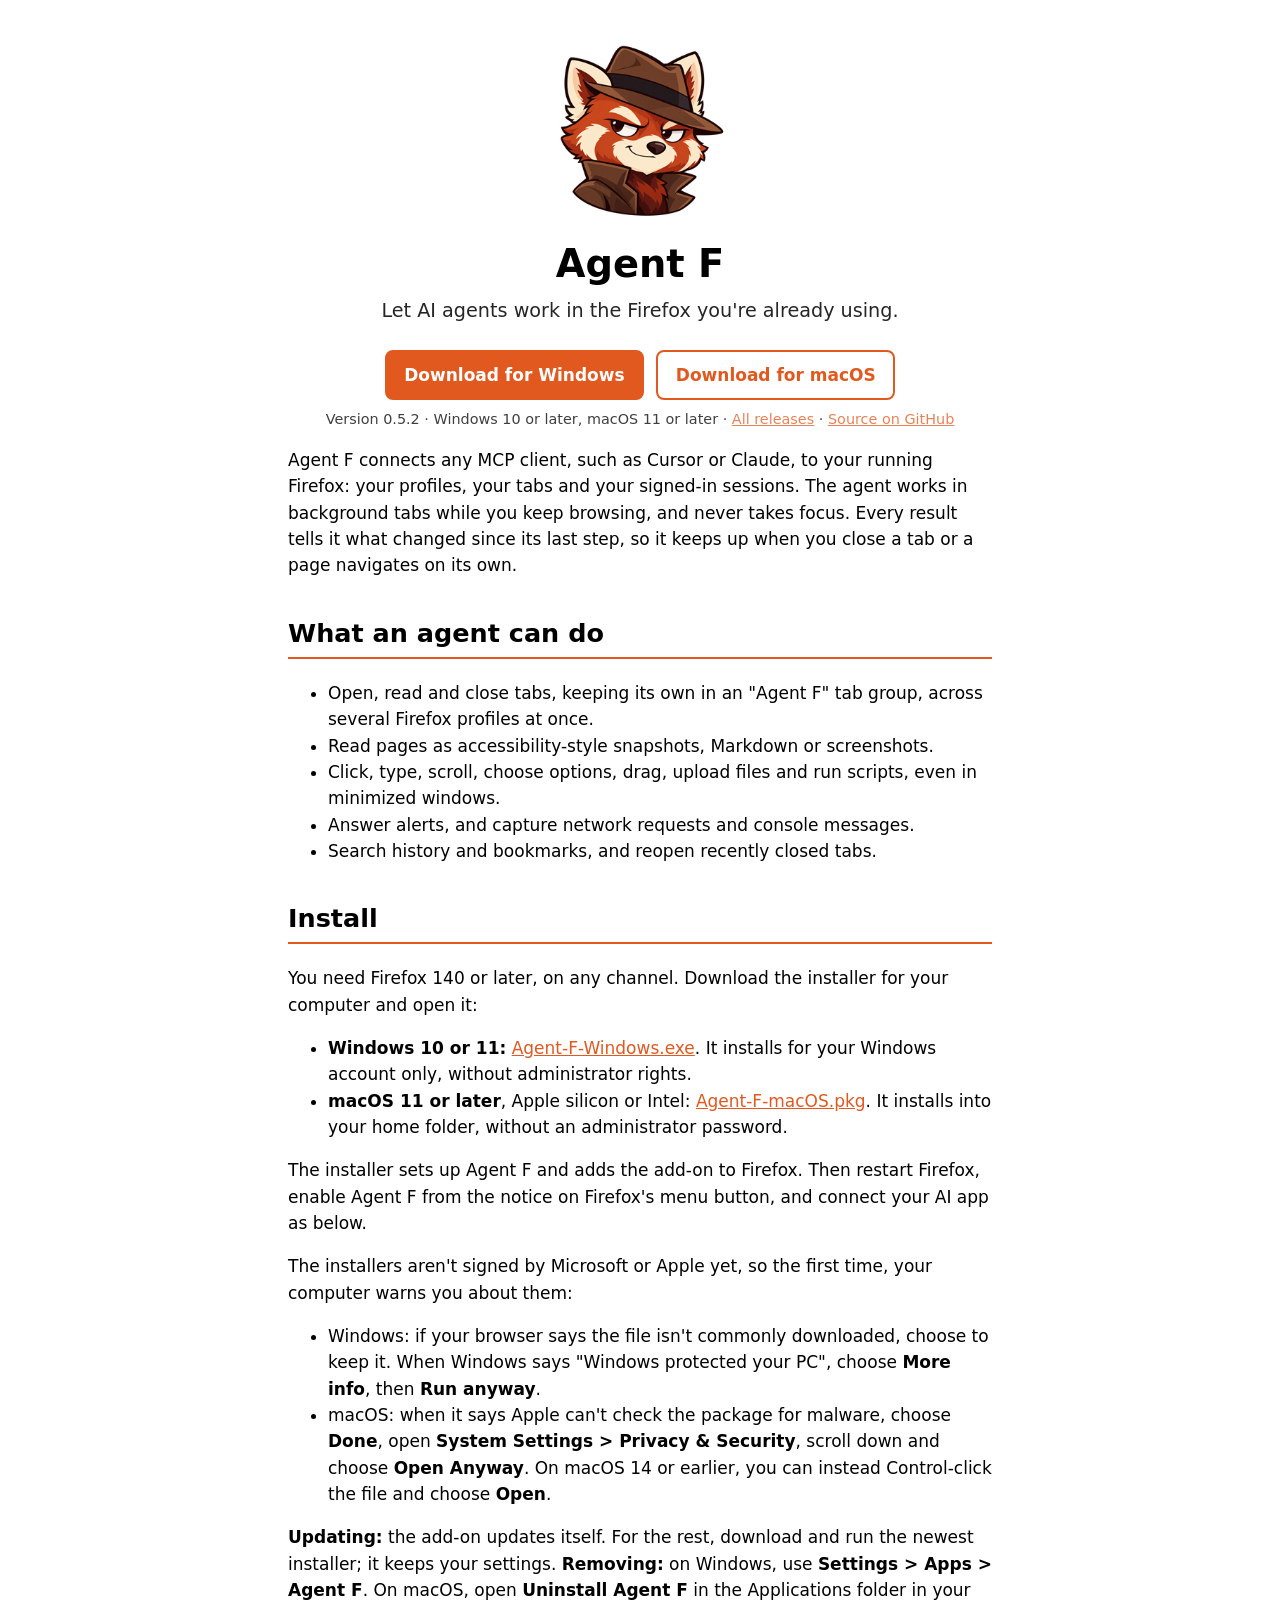
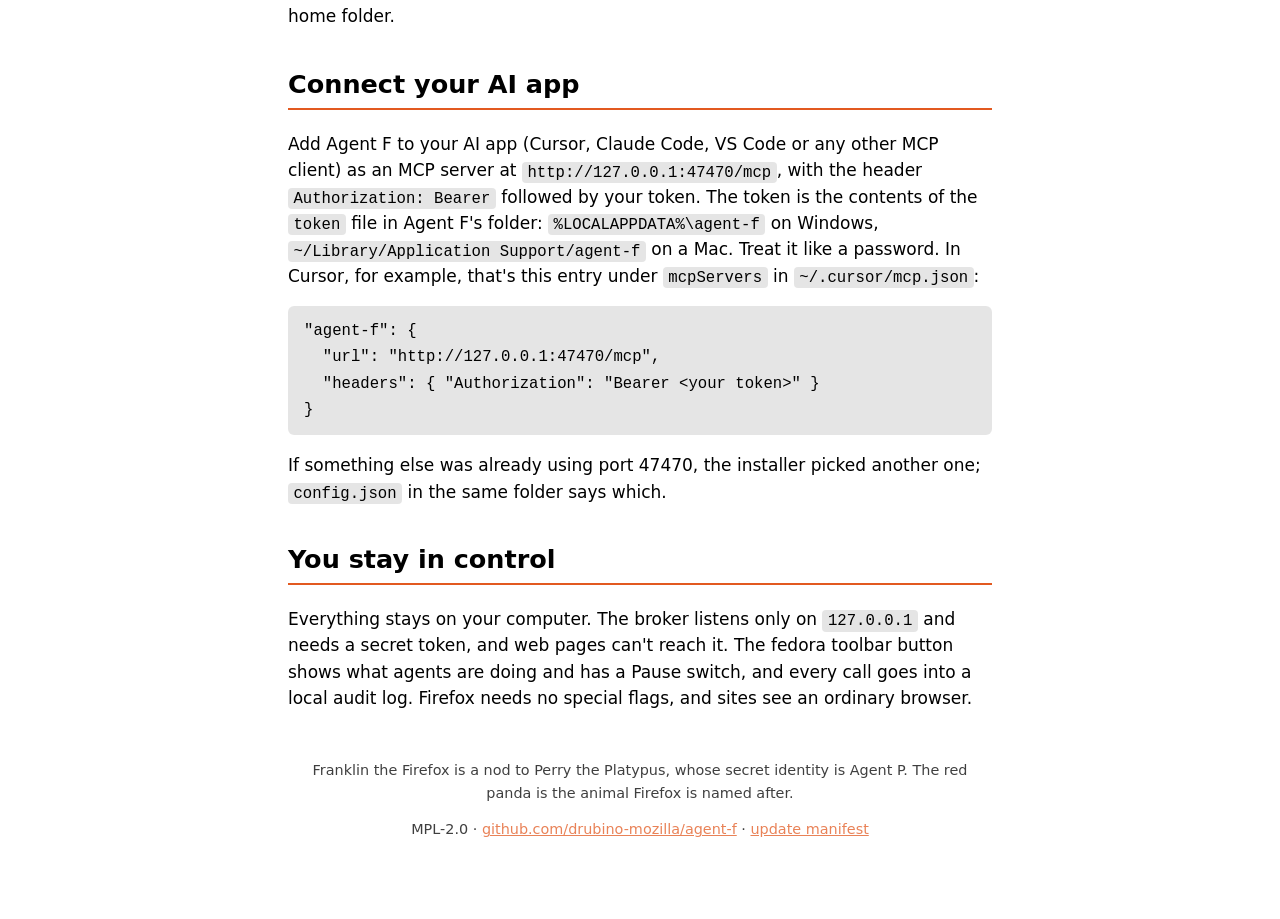
<file: docs/index.html>
﻿<!doctype html>
<html lang="en">
<head>
<meta charset="utf-8">
<meta name="viewport" content="width=device-width, initial-scale=1">
<title>Agent F: let AI agents work in your running Firefox</title>
<meta name="description" content="Agent F lets an AI agent work in the Firefox you're already using: your tabs and signed-in sessions, in the background, while you keep browsing.">
<meta property="og:title" content="Agent F">
<meta property="og:description" content="Let AI agents work in your running Firefox, in the background, while you keep browsing.">
<meta property="og:image" content="https://drubino-mozilla.github.io/agent-f/social-preview.png">
<meta property="og:image:width" content="1280">
<meta property="og:image:height" content="640">
<link rel="icon" href="favicon.svg" type="image/svg+xml">
<link rel="icon" href="favicon.png" type="image/png" sizes="64x64">
<style>
  :root { color-scheme: light dark; --accent: #e25920; }
  body { font: 17px/1.55 system-ui, sans-serif; max-width: 44rem; margin: 0 auto; padding: 2.5rem 1.25rem 4rem; }
  header { text-align: center; }
  header img { width: 180px; height: 180px; }
  h1 { font-size: 2.4rem; margin: .4rem 0 .2rem; }
  .tagline { font-size: 1.2rem; opacity: .85; margin-top: 0; }
  h2 { margin-top: 2.2rem; border-bottom: 2px solid var(--accent); padding-bottom: .2rem; }
  a { color: var(--accent); }
  code { font: .92em ui-monospace, monospace; background: color-mix(in srgb, currentColor 10%, transparent); padding: .1em .35em; border-radius: 4px; }
  .buttons { display: flex; gap: .75rem; justify-content: center; flex-wrap: wrap; margin: 1.5rem 0 .5rem; }
  .buttons a { text-decoration: none; padding: .6rem 1.1rem; border-radius: 8px; border: 2px solid var(--accent); font-weight: 600; }
  .buttons a.primary { background: var(--accent); color: white; }
  pre { background: color-mix(in srgb, currentColor 10%, transparent); padding: .75rem 1rem; border-radius: 6px; overflow-x: auto; }
  pre code { background: none; padding: 0; }
  .fineprint { text-align: center; font-size: .9rem; opacity: .75; margin: .3rem 0 0; }
  footer { margin-top: 3rem; font-size: .9rem; opacity: .75; text-align: center; }
</style>
</head>
<body>
<header>
  <img src="red-panda-256.png" alt="Franklin the Firefox, a red panda in a fedora">
  <h1>Agent F</h1>
  <p class="tagline">Let AI agents work in the Firefox you're already using.</p>
  <div class="buttons" id="downloads">
    <a class="primary" id="windows" href="https://github.com/drubino-mozilla/agent-f/releases/latest/download/Agent-F-Windows.exe">Download for Windows</a>
    <a id="macos" href="https://github.com/drubino-mozilla/agent-f/releases/latest/download/Agent-F-macOS.pkg">Download for macOS</a>
  </div>
  <p class="fineprint"><span id="version"></span>Windows 10 or later, macOS 11 or later &middot; <a href="https://github.com/drubino-mozilla/agent-f/releases">All releases</a> &middot; <a href="https://github.com/drubino-mozilla/agent-f">Source on GitHub</a></p>
</header>

<p>Agent F connects any MCP client, such as Cursor or Claude, to your running Firefox: your profiles, your tabs and your signed-in sessions. The agent works in background tabs while you keep browsing, and never takes focus. Every result tells it what changed since its last step, so it keeps up when you close a tab or a page navigates on its own.</p>

<h2>What an agent can do</h2>
<ul>
  <li>Open, read and close tabs, keeping its own in an "Agent F" tab group, across several Firefox profiles at once.</li>
  <li>Read pages as accessibility-style snapshots, Markdown or screenshots.</li>
  <li>Click, type, scroll, choose options, drag, upload files and run scripts, even in minimized windows.</li>
  <li>Answer alerts, and capture network requests and console messages.</li>
  <li>Search history and bookmarks, and reopen recently closed tabs.</li>
</ul>

<h2>Install</h2>
<p>You need Firefox 140 or later, on any channel. Download the installer for your computer and open it:</p>
<ul>
  <li><strong>Windows 10 or 11:</strong> <a href="https://github.com/drubino-mozilla/agent-f/releases/latest/download/Agent-F-Windows.exe">Agent-F-Windows.exe</a>. It installs for your Windows account only, without administrator rights.</li>
  <li><strong>macOS 11 or later</strong>, Apple silicon or Intel: <a href="https://github.com/drubino-mozilla/agent-f/releases/latest/download/Agent-F-macOS.pkg">Agent-F-macOS.pkg</a>. It installs into your home folder, without an administrator password.</li>
</ul>
<p>The installer sets up Agent F and adds the add-on to Firefox. Then restart Firefox, enable Agent F from the notice on Firefox's menu button, and connect your AI app as below.</p>
<p>The installers aren't signed by Microsoft or Apple yet, so the first time, your computer warns you about them:</p>
<ul>
  <li>Windows: if your browser says the file isn't commonly downloaded, choose to keep it. When Windows says "Windows protected your PC", choose <strong>More info</strong>, then <strong>Run anyway</strong>.</li>
  <li>macOS: when it says Apple can't check the package for malware, choose <strong>Done</strong>, open <strong>System Settings &gt; Privacy &amp; Security</strong>, scroll down and choose <strong>Open Anyway</strong>. On macOS 14 or earlier, you can instead Control-click the file and choose <strong>Open</strong>.</li>
</ul>
<p><strong>Updating:</strong> the add-on updates itself. For the rest, download and run the newest installer; it keeps your settings. <strong>Removing:</strong> on Windows, use <strong>Settings &gt; Apps &gt; Agent F</strong>. On macOS, open <strong>Uninstall Agent F</strong> in the Applications folder in your home folder.</p>

<h2 id="connect">Connect your AI app</h2>
<p>Add Agent F to your AI app (Cursor, Claude Code, VS Code or any other MCP client) as an MCP server at <code>http://127.0.0.1:47470/mcp</code>, with the header <code>Authorization: Bearer</code> followed by your token. The token is the contents of the <code>token</code> file in Agent F's folder: <code>%LOCALAPPDATA%\agent-f</code> on Windows, <code>~/Library/Application Support/agent-f</code> on a Mac. Treat it like a password. In Cursor, for example, that's this entry under <code>mcpServers</code> in <code>~/.cursor/mcp.json</code>:</p>
<pre><code>"agent-f": {
  "url": "http://127.0.0.1:47470/mcp",
  "headers": { "Authorization": "Bearer &lt;your token&gt;" }
}</code></pre>
<p>If something else was already using port 47470, the installer picked another one; <code>config.json</code> in the same folder says which.</p>

<h2>You stay in control</h2>
<p>Everything stays on your computer. The broker listens only on <code>127.0.0.1</code> and needs a secret token, and web pages can't reach it. The fedora toolbar button shows what agents are doing and has a Pause switch, and every call goes into a local audit log. Firefox needs no special flags, and sites see an ordinary browser.</p>

<footer>
  <p>Franklin the Firefox is a nod to Perry the Platypus, whose secret identity is Agent P. The red panda is the animal Firefox is named after.</p>
  <p>MPL-2.0 &middot; <a href="https://github.com/drubino-mozilla/agent-f">github.com/drubino-mozilla/agent-f</a> &middot; <a href="updates.json">update manifest</a></p>
</footer>
<script>
  const mac = navigator.userAgentData ? navigator.userAgentData.platform === "macOS" : /Mac/.test(navigator.platform);
  if (mac) {
    document.getElementById("windows").classList.remove("primary");
    document.getElementById("macos").classList.add("primary");
    document.getElementById("downloads").prepend(document.getElementById("macos"));
  }
  fetch("updates.json").then(r => r.json()).then(manifest => {
    const versions = Object.values(manifest.addons)[0].updates.map(u => u.version);
    const newest = versions.sort((a, b) => a.localeCompare(b, undefined, { numeric: true })).pop();
    document.getElementById("version").textContent = `Version ${newest} \u00b7 `;
  }).catch(() => {});
</script>
</body>
</html>
</file>
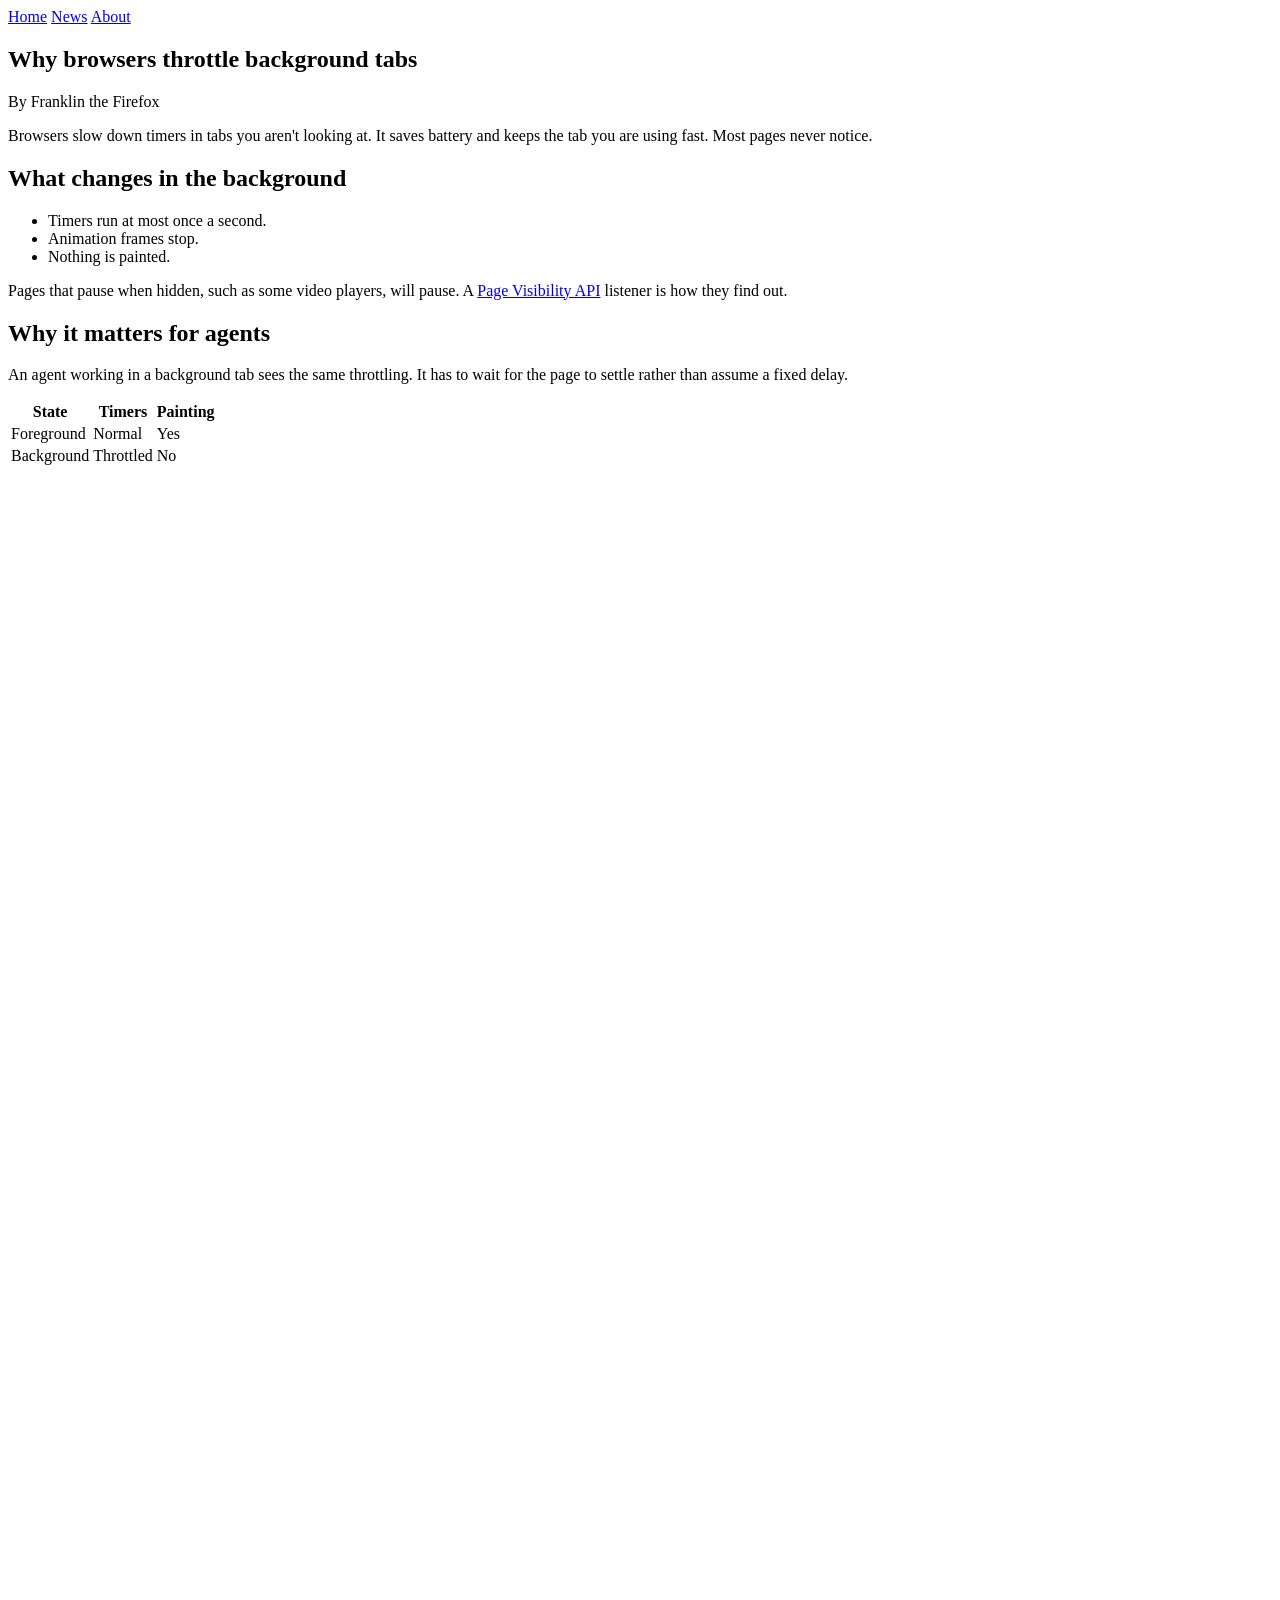
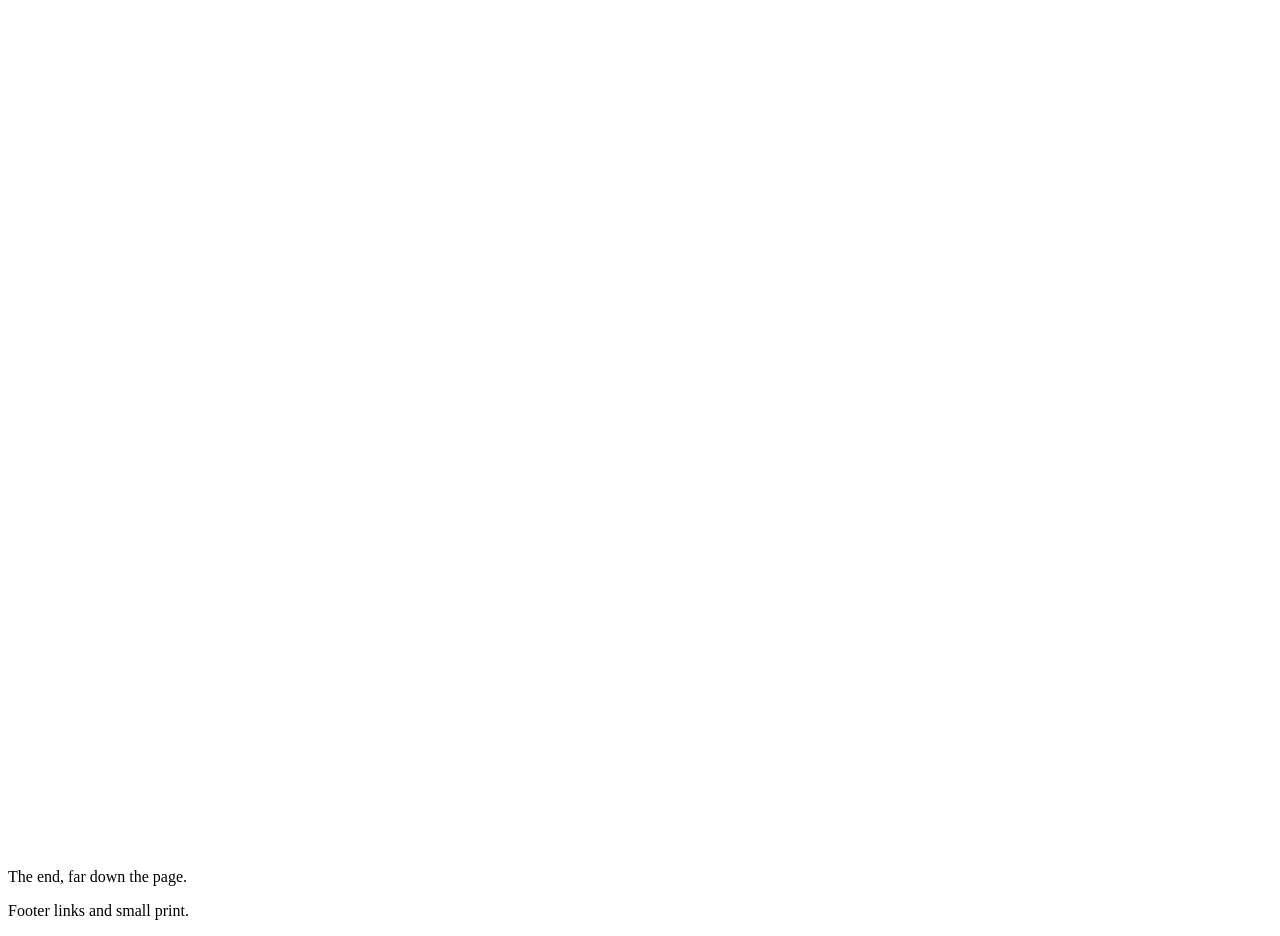
<file: testpages/article.html>
<!DOCTYPE html>
<html lang="en">
<head>
<meta charset="utf-8">
<title>Agent F fixture: a long article</title>
</head>
<body>
<nav><a href="#">Home</a> <a href="#">News</a> <a href="#">About</a></nav>
<article>
  <h1>Why browsers throttle background tabs</h1>
  <p class="byline">By Franklin the Firefox</p>
  <p>Browsers slow down timers in tabs you aren't looking at. It saves battery and keeps the tab you are using fast. Most pages never notice.</p>
  <h2>What changes in the background</h2>
  <ul>
    <li>Timers run at most once a second.</li>
    <li>Animation frames stop.</li>
    <li>Nothing is painted.</li>
  </ul>
  <p>Pages that pause when hidden, such as some video players, will pause. A <a href="https://developer.mozilla.org/docs/Web/API/Page_Visibility_API">Page Visibility API</a> listener is how they find out.</p>
  <h2>Why it matters for agents</h2>
  <p>An agent working in a background tab sees the same throttling. It has to wait for the page to settle rather than assume a fixed delay.</p>
  <table>
    <tr><th>State</th><th>Timers</th><th>Painting</th></tr>
    <tr><td>Foreground</td><td>Normal</td><td>Yes</td></tr>
    <tr><td>Background</td><td>Throttled</td><td>No</td></tr>
  </table>
  <p style="margin-top:2000px">The end, far down the page.</p>
</article>
<footer><p>Footer links and small print.</p></footer>
</body>
</html>
</file>
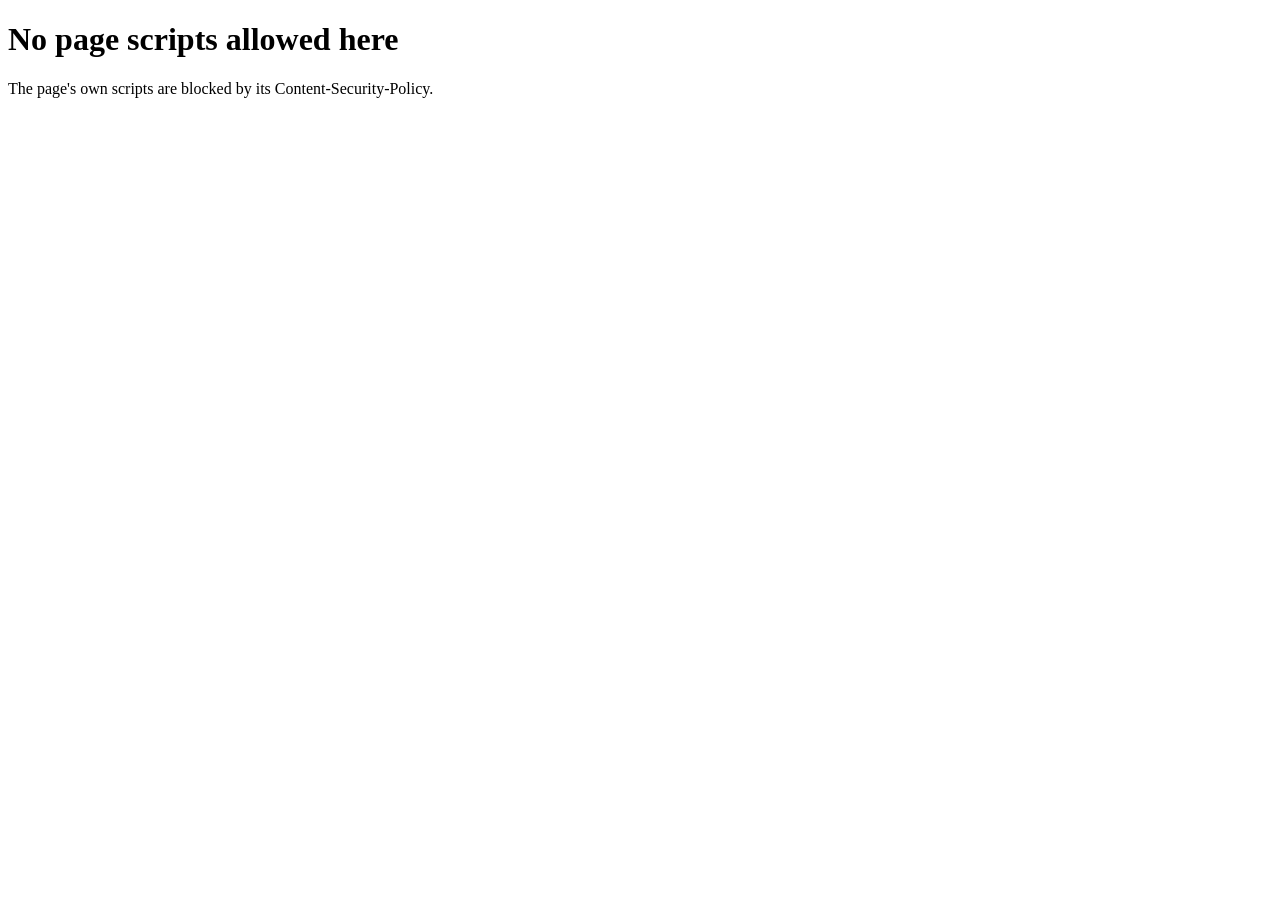
<file: testpages/csp.html>
<!DOCTYPE html>
<html lang="en">
<head>
<meta charset="utf-8">
<meta http-equiv="Content-Security-Policy" content="script-src 'none'; object-src 'none'">
<title>Agent F fixture: strict security policy</title>
</head>
<body>
<h1>No page scripts allowed here</h1>
<p data-secret="42">The page's own scripts are blocked by its Content-Security-Policy.</p>
</body>
</html>
</file>
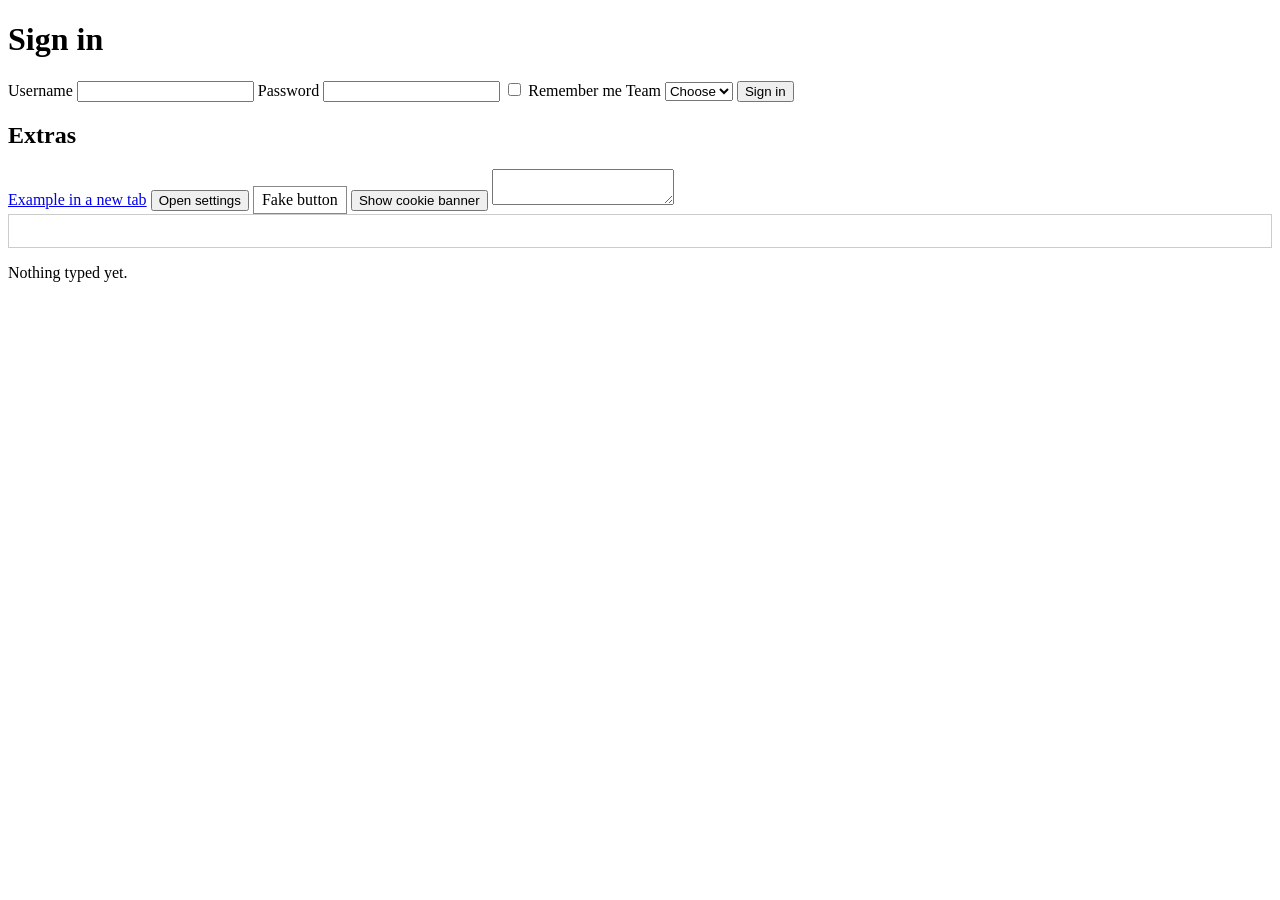
<file: testpages/form.html>
<!DOCTYPE html>
<html lang="en">
<head>
<meta charset="utf-8">
<title>Agent F fixture: form</title>
<style>
  #banner { position: fixed; inset: 0; background: rgba(0, 0, 0, 0.6); color: #fff; padding: 20px; display: none; }
  #banner.shown { display: block; }
  .fake-button { cursor: pointer; display: inline-block; padding: 4px 8px; border: 1px solid #888; }
</style>
</head>
<body>
<header><h1>Sign in</h1></header>
<main>
  <form id="login" action="form.html" method="get">
    <label>Username <input name="user" autocomplete="username"></label>
    <label>Password <input name="pass" type="password" autocomplete="current-password"></label>
    <label><input type="checkbox" name="remember"> Remember me</label>
    <label>Team
      <select name="team">
        <option value="">Choose</option>
        <option value="growth">Growth</option>
        <option value="search">Search</option>
      </select>
    </label>
    <button type="submit">Sign in</button>
  </form>

  <section aria-label="Extras">
    <h2>Extras</h2>
    <a href="https://example.com/" target="_blank">Example in a new tab</a>
    <button id="open-modal" type="button">Open settings</button>
    <span class="fake-button" id="fake" onclick="this.textContent = 'Clicked ' + (++window.fakeClicks)">Fake button</span>
    <button id="show-banner" type="button" onclick="document.getElementById('banner').classList.add('shown')">Show cookie banner</button>
    <textarea aria-label="Notes"></textarea>
    <div contenteditable="true" aria-label="Rich editor" style="border:1px solid #ccc;min-height:2em"></div>
    <p id="log">Nothing typed yet.</p>
  </section>
</main>
<div id="banner"><p>We use cookies.</p><button onclick="this.parentNode.classList.remove('shown')">Accept</button></div>
<script>
  window.fakeClicks = 0;
  document.querySelector("textarea").addEventListener("input", e => {
    document.getElementById("log").textContent = "Notes: " + e.target.value;
  });
  document.getElementById("open-modal").addEventListener("click", () => {
    const d = document.createElement("div");
    d.setAttribute("role", "dialog");
    d.setAttribute("aria-label", "Settings");
    d.innerHTML = '<p>Settings</p><button onclick="this.parentNode.remove()">Close settings</button>';
    document.body.append(d);
  });
</script>
</body>
</html>
</file>
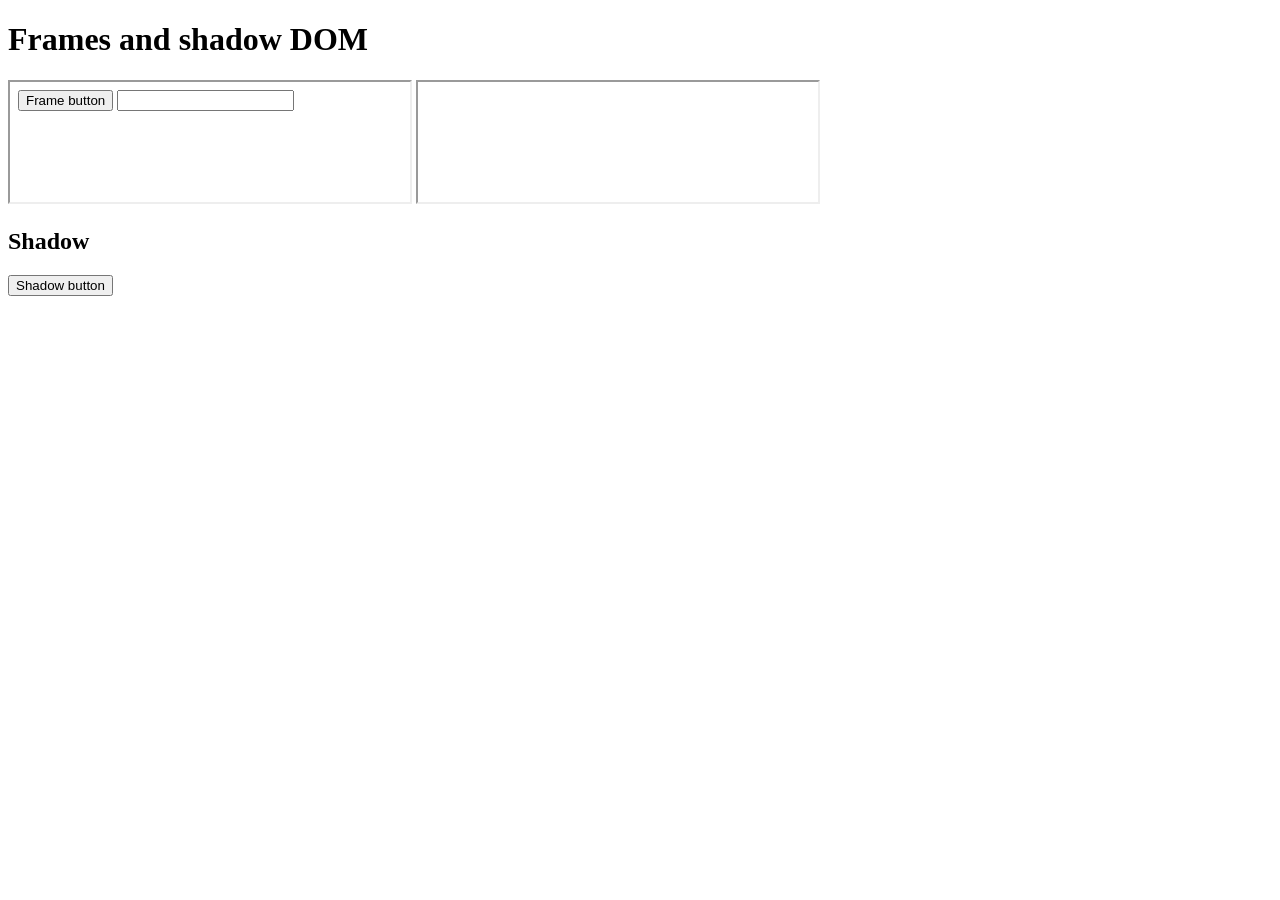
<file: testpages/frames.html>
<!DOCTYPE html>
<html lang="en">
<head>
<meta charset="utf-8">
<title>Agent F fixture: frames and shadow DOM</title>
</head>
<body>
<h1>Frames and shadow DOM</h1>
<iframe title="Same-origin frame" src="frame-child.html" width="400" height="120"></iframe>
<iframe id="cross" title="Cross-origin frame" width="400" height="120"></iframe>
<h2>Shadow</h2>
<closed-widget></closed-widget>
<script>
  // The fixture server also listens on the next port, which is a different origin.
  document.getElementById("cross").src = `${location.protocol}//${location.hostname}:${Number(location.port) + 1}/frame-child.html`;
  customElements.define("closed-widget", class extends HTMLElement {
    constructor() {
      super();
      const root = this.attachShadow({ mode: "closed" });
      root.innerHTML = '<button onclick="this.textContent = \'Shadow clicked\'">Shadow button</button>';
    }
  });
</script>
</body>
</html>
</file>
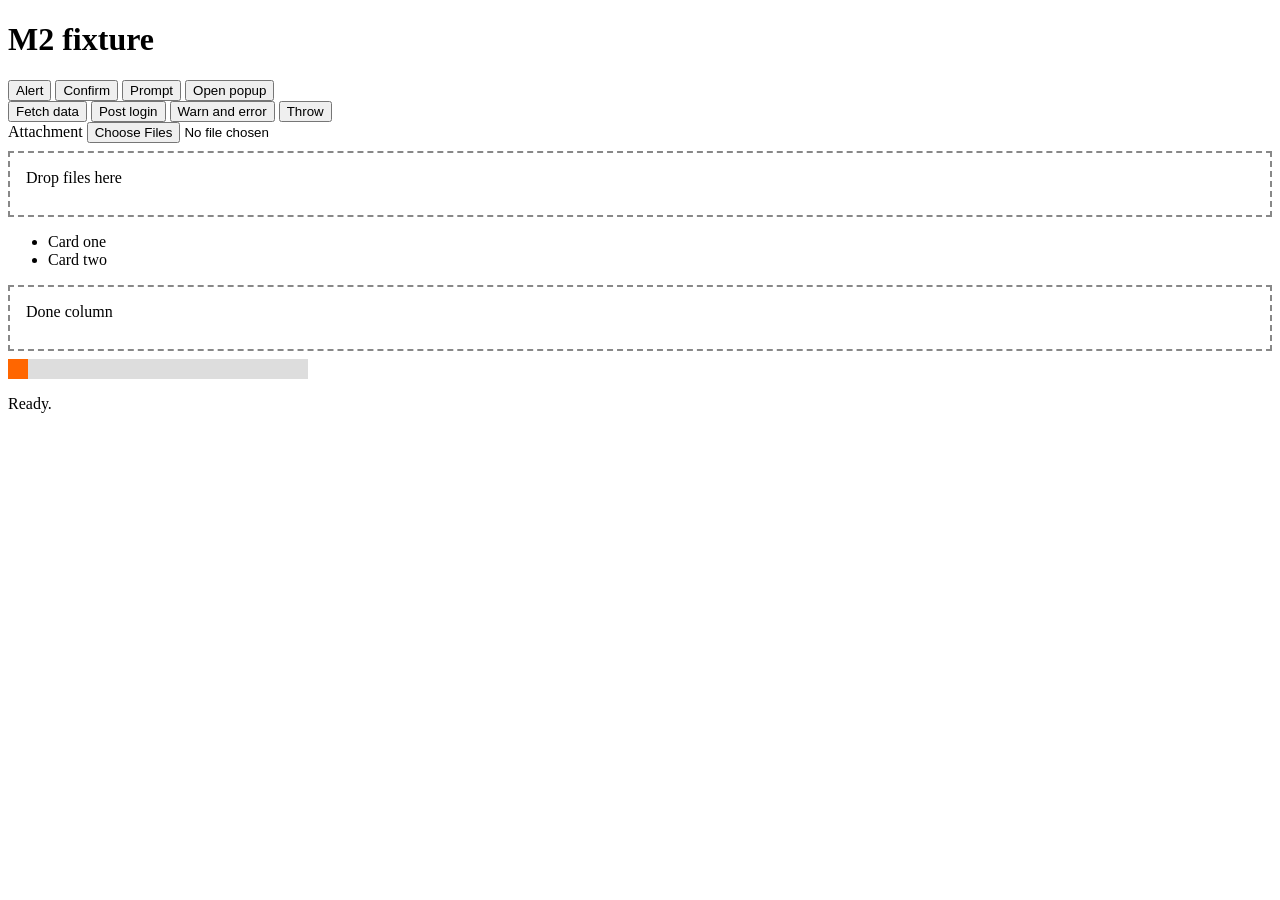
<file: testpages/m2.html>
<!DOCTYPE html>
<html lang="en">
<head>
<meta charset="utf-8">
<title>Agent F fixture: dialogs, capture, files, drag</title>
<style>
  #zone, #bin { border: 2px dashed #888; padding: 16px; margin: 8px 0; min-height: 30px; }
  #track { position: relative; width: 300px; height: 20px; background: #ddd; margin: 8px 0; }
  #thumb { position: absolute; left: 0; top: 0; width: 20px; height: 20px; background: #f60; cursor: grab; }
  li[draggable] { cursor: move; }
</style>
</head>
<body>
<h1>M2 fixture</h1>
<section aria-label="Dialogs">
  <button id="alert" onclick="window.alert('Saved!'); log('alert done')">Alert</button>
  <button id="confirm" onclick="log('confirm returned ' + window.confirm('Delete 3 items?'))">Confirm</button>
  <button id="prompt" onclick="log('prompt returned ' + JSON.stringify(window.prompt('Your name?', 'x')))">Prompt</button>
  <button id="popup" onclick="const w = window.open('https://example.com/popup'); log('open returned ' + (w ? 'a window' : 'null'))">Open popup</button>
</section>
<section aria-label="Capture">
  <button id="fetch" onclick="fetch('data.json').then(r => r.json()).then(d => { console.log('fetched', d); log('fetched ' + d.items.length) })">Fetch data</button>
  <button id="login" onclick="fetch('data.json?x=1', { method: 'POST', body: JSON.stringify({ user: 'franklin', password: 'hunter2' }) }).catch(() => {}); log('posted')">Post login</button>
  <button id="warn" onclick="console.warn('careful', { level: 2 }); console.error(new Error('boom'))">Warn and error</button>
  <button id="throw" onclick="setTimeout(() => { throw new TypeError('uncaught on purpose') })">Throw</button>
</section>
<section aria-label="Files">
  <label>Attachment <input type="file" id="file" multiple onchange="log('input got ' + [...this.files].map(f => f.name + ':' + f.size).join(', '))"></label>
  <div id="zone" aria-label="Drop zone">Drop files here</div>
</section>
<section aria-label="Drag">
  <ul aria-label="Cards">
    <li draggable="true" id="card1">Card one</li>
    <li draggable="true" id="card2">Card two</li>
  </ul>
  <div id="bin" aria-label="Done column">Done column</div>
  <div id="track" aria-label="Volume"><div id="thumb" role="slider" aria-label="Volume thumb" aria-valuenow="0"></div></div>
</section>
<p id="log" role="status">Ready.</p>
<script>
  function log(text) { document.getElementById("log").textContent = text; }
  const zone = document.getElementById("zone");
  zone.addEventListener("dragover", e => e.preventDefault());
  zone.addEventListener("drop", e => { e.preventDefault(); log("dropped " + [...e.dataTransfer.files].map(f => f.name + ':' + f.size).join(", ")); });
  for (const li of document.querySelectorAll("li[draggable]")) {
    li.addEventListener("dragstart", e => e.dataTransfer.setData("text/plain", li.id));
  }
  const bin = document.getElementById("bin");
  bin.addEventListener("dragover", e => e.preventDefault());
  bin.addEventListener("drop", e => { e.preventDefault(); const id = e.dataTransfer.getData("text/plain"); bin.append(document.getElementById(id)); log("moved " + id); });
  const thumb = document.getElementById("thumb");
  let dragging = false;
  thumb.addEventListener("pointerdown", () => { dragging = true; });
  document.addEventListener("pointermove", e => {
    if (!dragging) return;
    const r = document.getElementById("track").getBoundingClientRect();
    const x = Math.max(0, Math.min(280, e.clientX - r.left - 10));
    thumb.style.left = x + "px";
    thumb.setAttribute("aria-valuenow", Math.round(x / 2.8));
  });
  document.addEventListener("pointerup", () => { if (dragging) log("volume " + thumb.getAttribute("aria-valuenow")); dragging = false; });
</script>
</body>
</html>
</file>
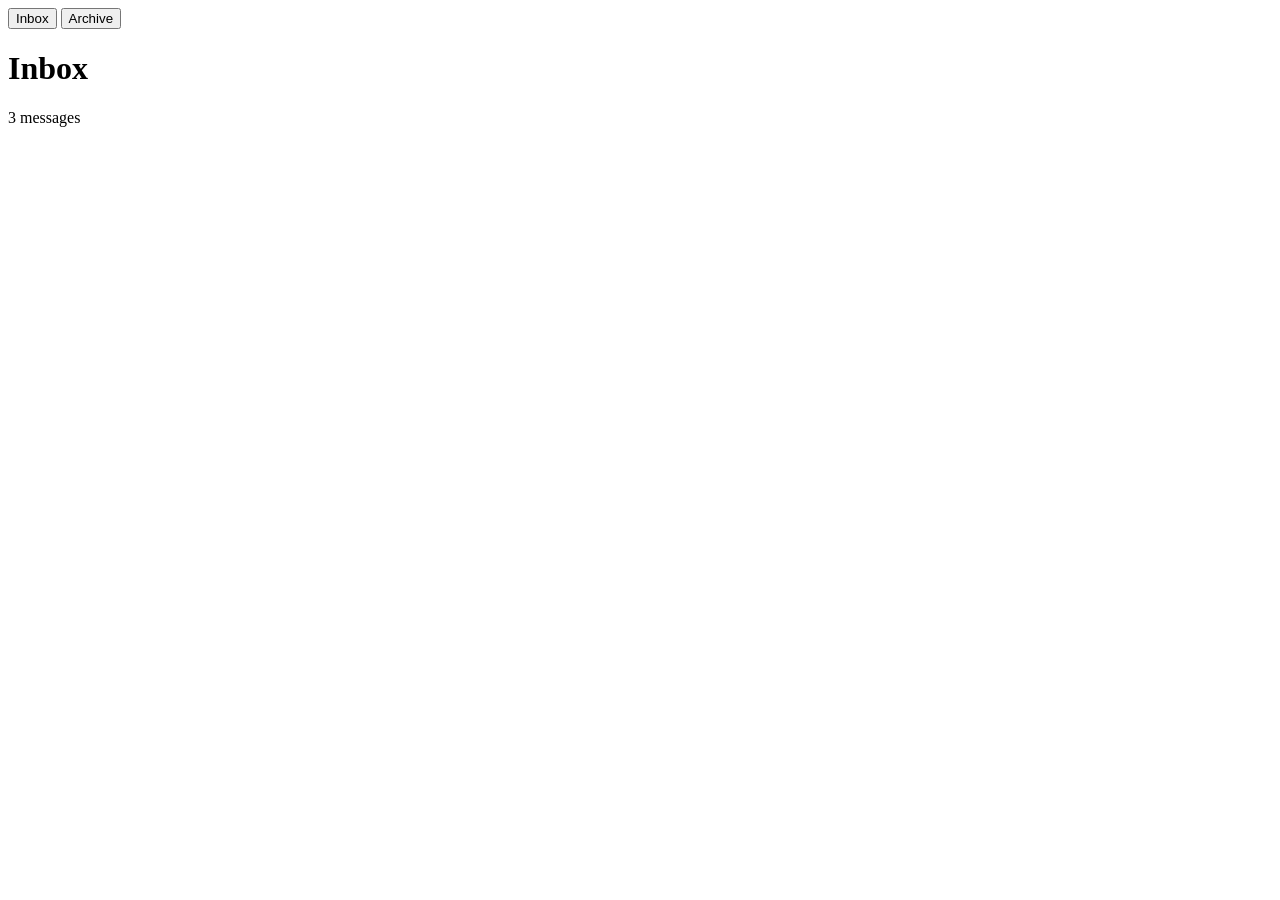
<file: testpages/spa.html>
<!DOCTYPE html>
<html lang="en">
<head>
<meta charset="utf-8">
<title>Agent F fixture: single-page app</title>
</head>
<body>
<nav>
  <button data-view="inbox">Inbox</button>
  <button data-view="archive">Archive</button>
</nav>
<main id="view"><h1>Inbox</h1><p>3 messages</p></main>
<script>
  for (const b of document.querySelectorAll("nav button")) {
    b.addEventListener("click", () => {
      const view = b.dataset.view;
      history.pushState({}, "", "#" + view);
      setTimeout(() => {
        document.getElementById("view").innerHTML =
          view === "archive" ? "<h1>Archive</h1><p>12 old messages</p><button>Restore all</button>" : "<h1>Inbox</h1><p>3 messages</p>";
        document.title = "Agent F fixture: " + view;
      }, 400);
    });
  }
</script>
</body>
</html>
</file>
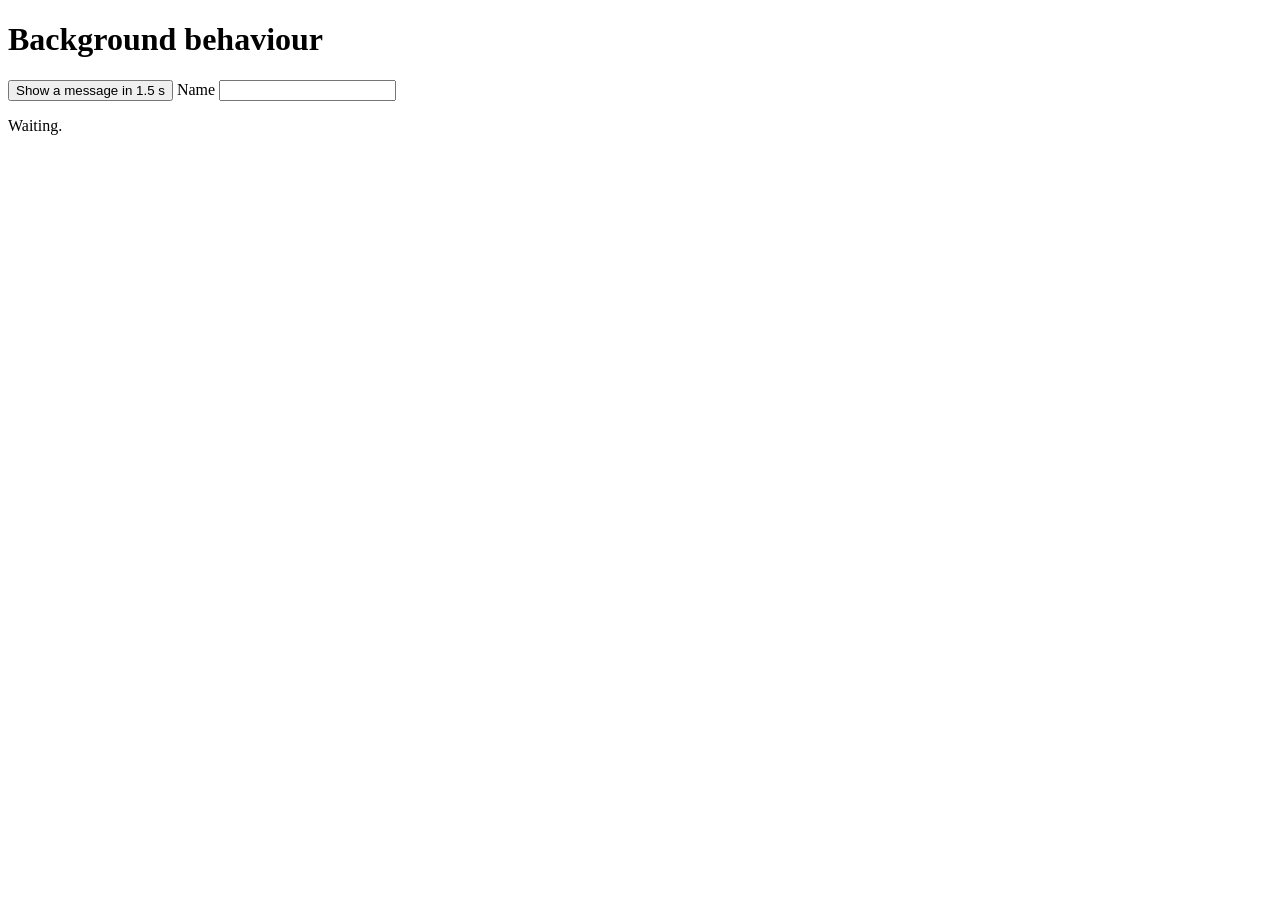
<file: testpages/timers.html>
<!DOCTYPE html>
<html lang="en">
<head>
<meta charset="utf-8">
<title>Agent F fixture: timers and visibility</title>
</head>
<body>
<h1>Background behaviour</h1>
<button id="later" onclick="setTimeout(() => { document.getElementById('msg').textContent = 'Delayed message arrived'; }, 1500)">Show a message in 1.5 s</button>
<label>Name <input id="name"></label>
<p id="msg" role="status">Waiting.</p>
<script>
  window.stats = { interval: 0, raf: 0, visibility: [], started: Date.now() };
  setInterval(() => window.stats.interval++, 100);
  (function frame() { window.stats.raf++; requestAnimationFrame(frame); })();
  document.addEventListener("visibilitychange", () => window.stats.visibility.push(document.visibilityState));
</script>
</body>
</html>
</file>
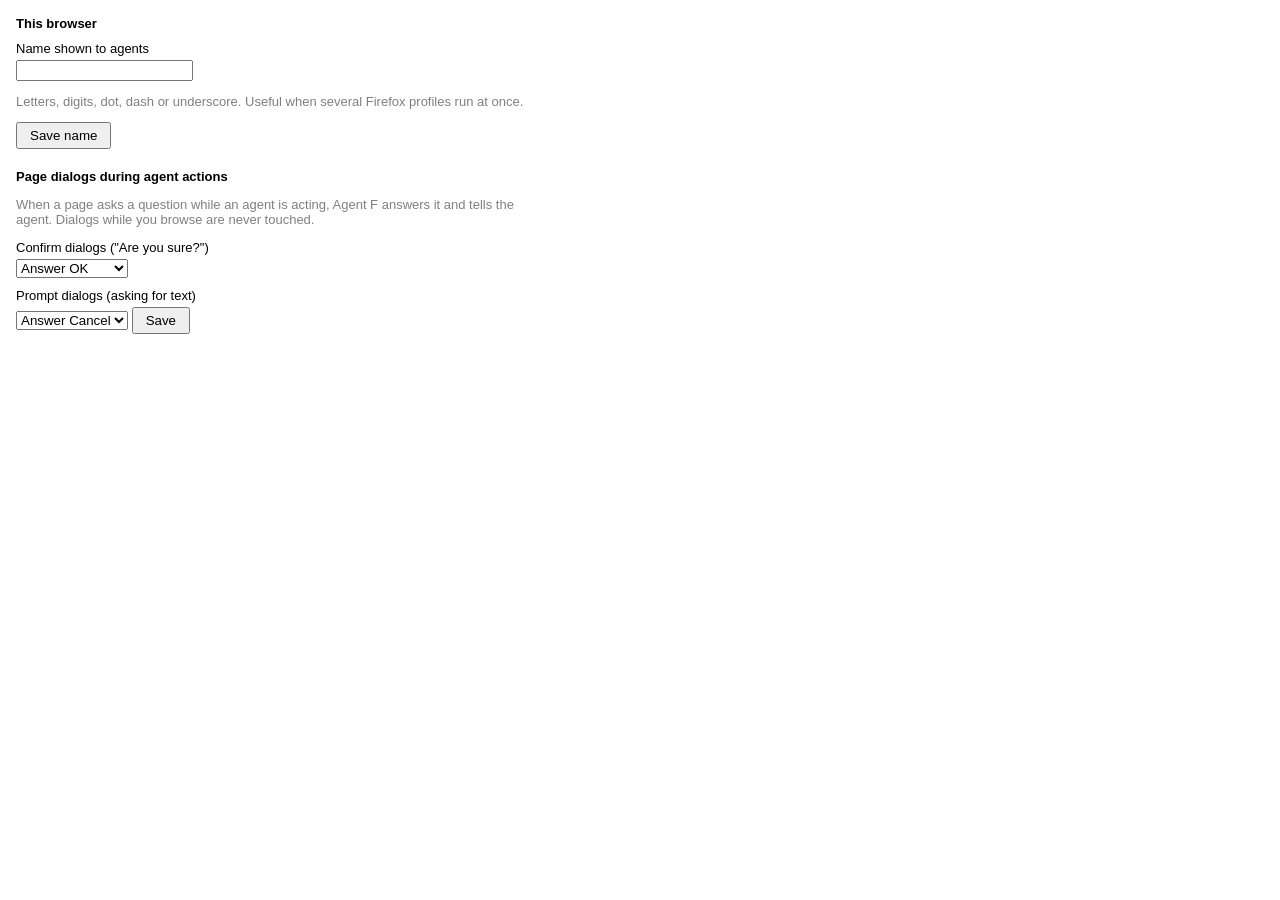
<file: extension/ui/options.html>
<!DOCTYPE html>
<!-- This Source Code Form is subject to the terms of the Mozilla Public
   - License, v. 2.0. If a copy of the MPL was not distributed with this
   - file, You can obtain one at http://mozilla.org/MPL/2.0/. -->
<html lang="en">
<head>
<meta charset="utf-8">
<link rel="stylesheet" href="ui.css?v=0.4.3">
</head>
<body class="options">
  <form id="label-form">
    <h2>This browser</h2>
    <label for="label">Name shown to agents</label>
    <input id="label" pattern="[A-Za-z0-9][A-Za-z0-9._\-]{0,39}" required>
    <p class="muted">Letters, digits, dot, dash or underscore. Useful when several Firefox profiles run at once.</p>
    <button type="submit">Save name</button>
    <span id="label-saved" class="muted" hidden>Saved.</span>
  </form>

  <form id="dialog-form">
    <h2>Page dialogs during agent actions</h2>
    <p class="muted">When a page asks a question while an agent is acting, Agent F answers it and tells the agent. Dialogs while you browse are never touched.</p>
    <label for="confirm">Confirm dialogs ("Are you sure?")</label>
    <select id="confirm">
      <option value="accept">Answer OK</option>
      <option value="dismiss">Answer Cancel</option>
    </select>
    <label for="prompt">Prompt dialogs (asking for text)</label>
    <select id="prompt">
      <option value="dismiss">Answer Cancel</option>
    </select>
    <button type="submit">Save</button>
    <span id="dialog-saved" class="muted" hidden>Saved.</span>
  </form>
  <script src="options.js?v=0.4.3"></script>
</body>
</html>
</file>
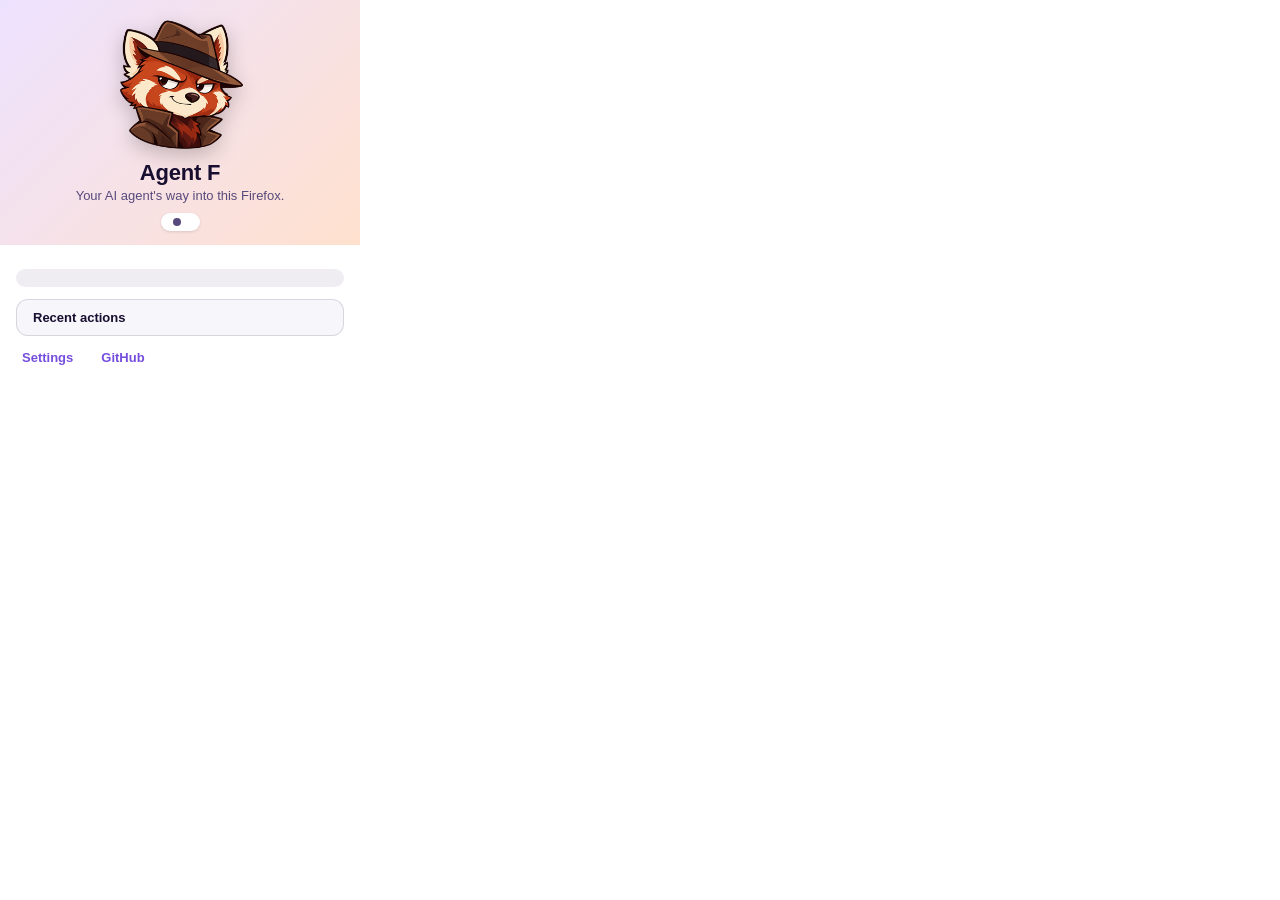
<file: extension/ui/panel.html>
<!DOCTYPE html>
<!-- This Source Code Form is subject to the terms of the Mozilla Public
   - License, v. 2.0. If a copy of the MPL was not distributed with this
   - file, You can obtain one at http://mozilla.org/MPL/2.0/. -->
<html lang="en">
<head>
<meta charset="utf-8">
<link rel="stylesheet" href="panel.css?v=0.4.3">
</head>
<body>
  <header class="hero">
    <div id="franklin" class="franklin">
      <img class="still" src="franklin-256.png?v=0.4.3" width="136" height="136"
           alt="Franklin the Firefox, Agent F's mascot: a red panda in a fedora">
      <img class="blank" src="franklin-blank-eyes.png?v=0.4.3" width="136" height="136" alt="">
      <img class="eyes" src="franklin-eyes.svg?v=0.4.3" width="136" height="136" alt="">
    </div>
    <h1>Agent F</h1>
    <p class="tagline">Your AI agent's way into this Firefox.</p>
    <p id="status" class="status" role="status"><span class="dot"></span><span id="status-text"></span></p>
  </header>

  <main>
    <p id="detail" class="detail"></p>
    <button id="pause" class="pill" type="button"></button>

    <section class="card" aria-labelledby="recent-heading">
      <h2 id="recent-heading">Recent actions</h2>
      <ol id="recent" class="recent"></ol>
      <p id="empty" class="empty" hidden>No agent actions yet. When an agent works here, its steps show up in this list.</p>
    </section>
  </main>

  <footer>
    <button id="settings" class="ghost" type="button">Settings</button>
    <button id="github" class="ghost" type="button">GitHub</button>
    <span id="version" class="version"></span>
  </footer>
  <script src="panel.js?v=0.4.3"></script>
</body>
</html>
</file>
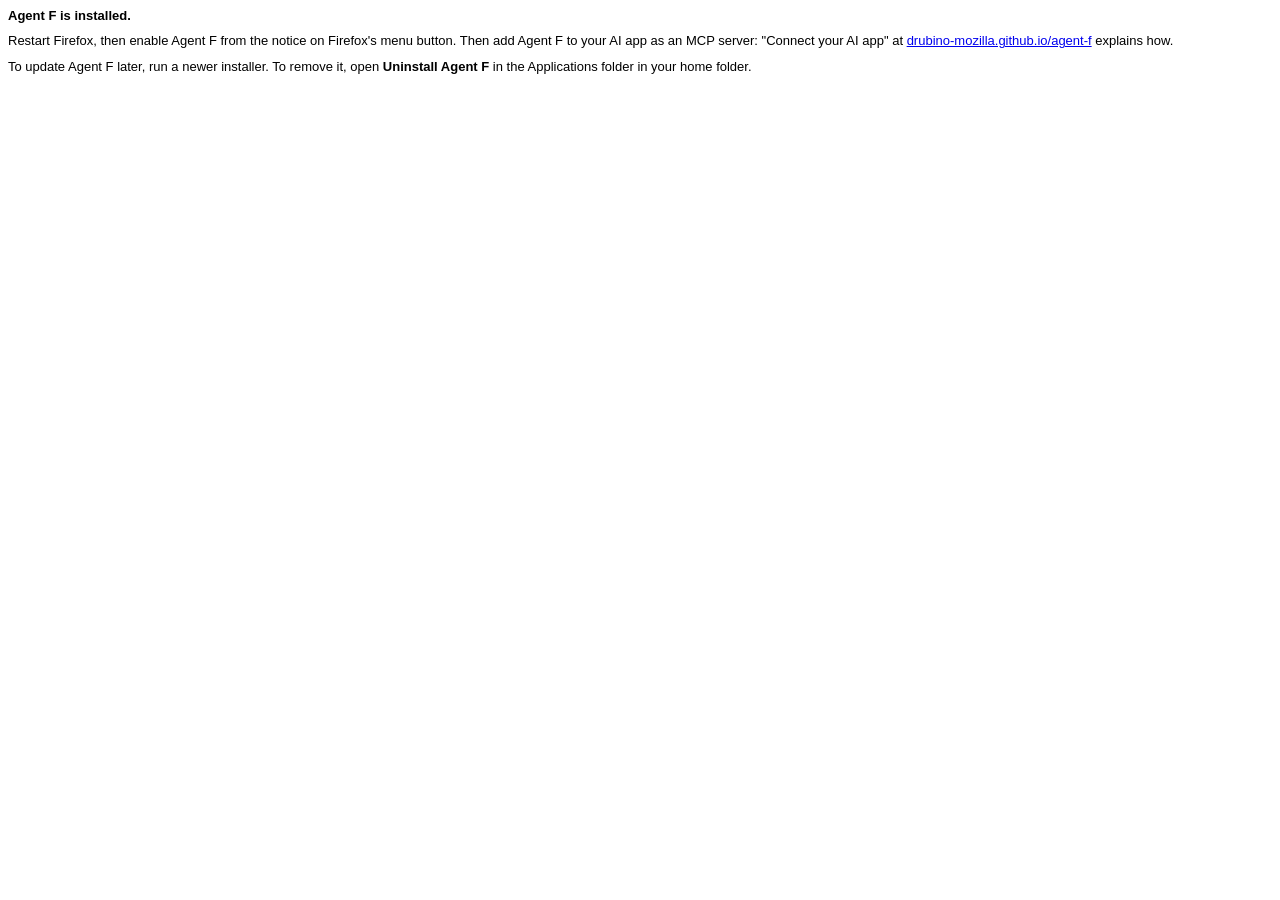
<file: packaging/macos/resources/conclusion.html>
<!doctype html>
<html><head><meta charset="utf-8">
<style>body { font: 13px -apple-system, sans-serif; } p { margin: 0 0 .8em; }</style>
</head><body>
<p><b>Agent F is installed.</b></p>
<p>Restart Firefox, then enable Agent F from the notice on Firefox's menu button. Then add Agent F to your AI app as an MCP server: "Connect your AI app" at <a href="https://drubino-mozilla.github.io/agent-f/#connect">drubino-mozilla.github.io/agent-f</a> explains how.</p>
<p>To update Agent F later, run a newer installer. To remove it, open <b>Uninstall Agent F</b> in the Applications folder in your home folder.</p>
</body></html>
</file>
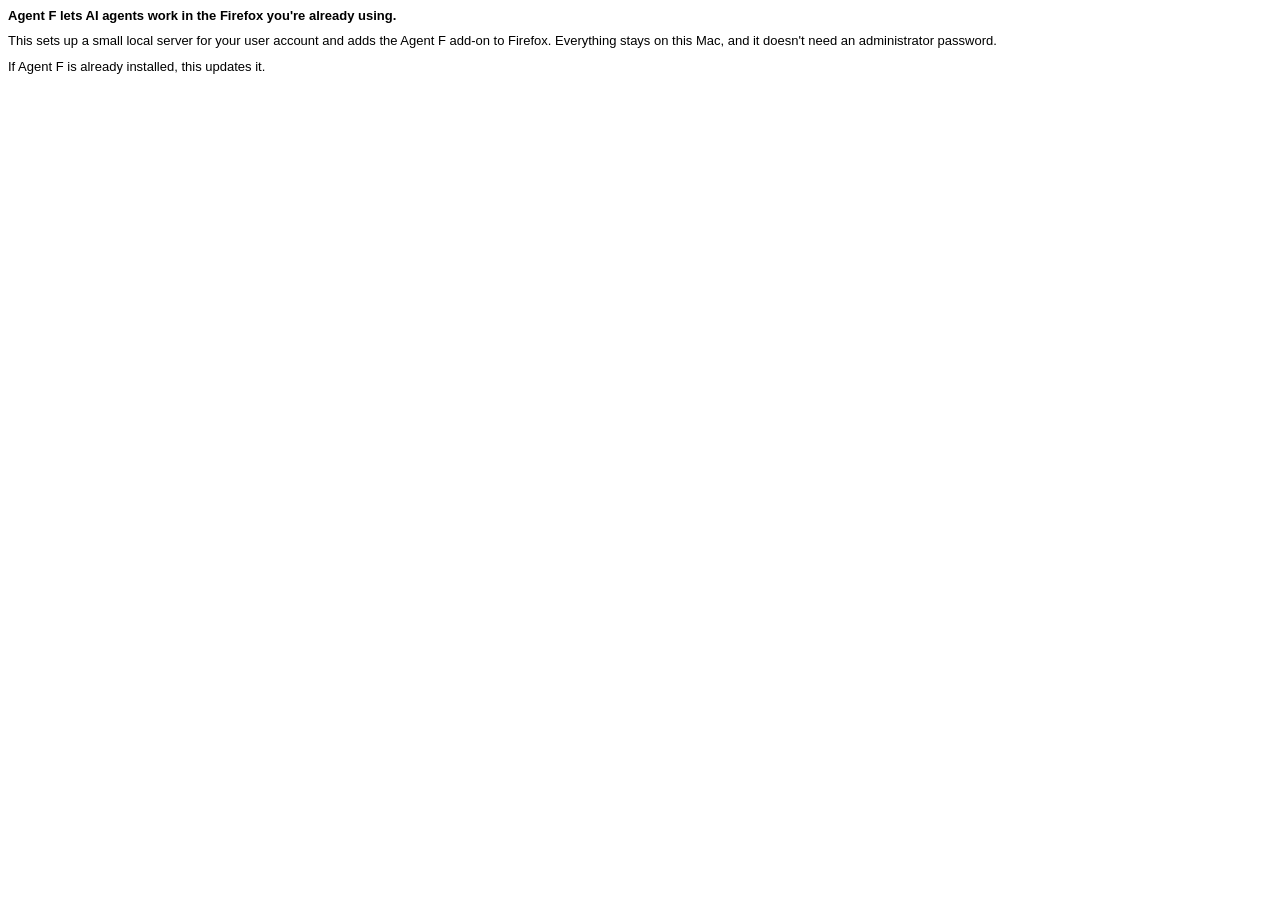
<file: packaging/macos/resources/welcome.html>
<!doctype html>
<html><head><meta charset="utf-8">
<style>body { font: 13px -apple-system, sans-serif; } p { margin: 0 0 .8em; }</style>
</head><body>
<p><b>Agent F lets AI agents work in the Firefox you're already using.</b></p>
<p>This sets up a small local server for your user account and adds the Agent F add-on to Firefox. Everything stays on this Mac, and it doesn't need an administrator password.</p>
<p>If Agent F is already installed, this updates it.</p>
</body></html>
</file>
<file: extension/ui/ui.css>
/* This Source Code Form is subject to the terms of the Mozilla Public
 * License, v. 2.0. If a copy of the MPL was not distributed with this
 * file, You can obtain one at http://mozilla.org/MPL/2.0/. */

:root {
  color-scheme: light dark;
  --accent: #ff7139;
  --muted: GrayText;
  --ok: #2ac3a2;
  --bad: #e22850;
  font: menu;
  font-size: 13px;
}

body.panel {
  width: 340px;
  margin: 12px;
}

body.options {
  max-width: 520px;
  margin: 16px;
}

header {
  display: flex;
  align-items: center;
  gap: 8px;
}

h1 {
  font-size: 15px;
  margin: 0;
}

h2 {
  font-size: 13px;
  margin: 16px 0 6px;
}

.status {
  margin: 10px 0;
  padding-inline-start: 8px;
  border-inline-start: 3px solid var(--muted);
}

.status.ok {
  border-color: var(--ok);
}

.status.bad,
.status.paused {
  border-color: var(--bad);
}

button {
  padding: 4px 12px;
}

.muted {
  color: var(--muted);
}

.recent {
  list-style: none;
  margin: 0;
  padding: 0;
  max-height: 260px;
  overflow-y: auto;
}

.recent li {
  display: grid;
  grid-template-columns: auto auto 1fr;
  gap: 8px;
  padding: 3px 0;
  border-bottom: 1px solid color-mix(in srgb, currentColor 12%, transparent);
}

.recent .time {
  color: var(--muted);
  font-variant-numeric: tabular-nums;
}

.recent .where {
  overflow: hidden;
  text-overflow: ellipsis;
  white-space: nowrap;
  color: var(--muted);
}

.recent li.failed .what::after {
  content: " (failed)";
  color: var(--bad);
}

footer {
  margin-top: 12px;
}

label {
  display: block;
  margin: 10px 0 4px;
}

form {
  margin-bottom: 20px;
}
</file>
<file: extension/ui/panel.css>
/* This Source Code Form is subject to the terms of the Mozilla Public
 * License, v. 2.0. If a copy of the MPL was not distributed with this
 * file, You can obtain one at http://mozilla.org/MPL/2.0/. */

/* Colours, radii and shapes follow Firefox's Nova design tokens
   (toolkit/themes/shared/design-system), which extension pages can't load directly. */
:root {
  color-scheme: light dark;
  --accent: light-dark(#764edd, #b89cff);
  --accent-hover: light-dark(#5939a8, #d4c1ff);
  --accent-active: light-dark(#3e2976, #eaddff);
  --on-accent: light-dark(#ffffff, #252428);
  --text: light-dark(#180e30, #f2f0f8);
  --text-muted: light-dark(#584a7d, #b6aad9);
  --surface: light-dark(#ffffff, #252428);
  --card: light-dark(#f7f6fb, #1d1b1f);
  --border: color-mix(in srgb, currentColor 14%, transparent);
  --muted-button: light-dark(#efedf2, #3f3e42);
  --muted-button-hover: light-dark(#e7e1f8, #584a7d);
  --hover: light-dark(rgba(117, 102, 159, 0.14), rgba(182, 170, 217, 0.14));
  --ok: light-dark(#008865, #4acca6);
  --bad: light-dark(#c52d4f, #ff8998);
  --hero: linear-gradient(135deg,
    color-mix(in srgb, light-dark(#eaddff, #3e315f) 85%, transparent),
    color-mix(in srgb, light-dark(#ffdbc5, #701c07) 85%, transparent));
  --radius-card: 12px;
  --radius-pill: 24px;
  font: menu;
  font-size: 13px;
}

* {
  box-sizing: border-box;
}

body {
  width: 360px;
  margin: 0;
  color: var(--text);
  background: var(--surface);
}

.hero {
  display: flex;
  flex-direction: column;
  align-items: center;
  padding: 16px 20px 14px;
  background: var(--hero);
  text-align: center;
}

/* At rest Franklin is the untouched artwork. While an agent works he becomes blank-eyed artwork
   plus franklin-eyes.svg, whose irises glance from side to side. */
.franklin {
  position: relative;
  width: 136px;
  height: 136px;
  filter: drop-shadow(0 6px 10px rgba(0, 0, 0, 0.22));
}

.franklin img {
  position: absolute;
  inset: 0;
}

.franklin .blank,
.franklin .eyes,
.franklin.active .still {
  visibility: hidden;
}

.franklin.active .blank,
.franklin.active .eyes {
  visibility: visible;
}

h1 {
  margin: 8px 0 2px;
  font-size: 22px;
  font-weight: 700;
  letter-spacing: -0.01em;
}

.tagline {
  margin: 0 0 10px;
  color: var(--text-muted);
}

.status {
  display: inline-flex;
  align-items: center;
  gap: 7px;
  margin: 0;
  padding: 5px 12px;
  border-radius: var(--radius-pill);
  background: var(--surface);
  font-weight: 600;
  box-shadow: 0 1px 3px rgba(0, 0, 0, 0.12);
}

.dot {
  width: 8px;
  height: 8px;
  border-radius: 50%;
  background: var(--text-muted);
}

.status.ok .dot { background: var(--ok); }
.status.bad .dot { background: var(--bad); }
.status.working .dot {
  background: var(--accent);
  animation: pulse 1.2s ease-in-out infinite;
}

@keyframes pulse {
  50% { box-shadow: 0 0 0 4px color-mix(in srgb, var(--accent) 30%, transparent); }
}

main {
  padding: 12px 16px 2px;
}

.detail {
  margin: 0 0 12px;
  color: var(--text-muted);
  text-align: center;
}

.detail strong {
  color: var(--text);
}

.pill {
  display: block;
  width: 100%;
  padding: 9px 16px;
  border: none;
  border-radius: var(--radius-pill);
  background: var(--muted-button);
  color: var(--text);
  font: inherit;
  font-weight: 600;
  cursor: pointer;
}

.pill:hover { background: var(--muted-button-hover); }

.pill.primary {
  background: var(--accent);
  color: var(--on-accent);
}

.pill.primary:hover { background: var(--accent-hover); }
.pill.primary:active { background: var(--accent-active); }

button:focus-visible {
  outline: 2px solid var(--accent);
  outline-offset: 2px;
}

.card {
  margin-top: 12px;
  padding: 10px 6px 4px;
  border: 1px solid var(--border);
  border-radius: var(--radius-card);
  background: var(--card);
}

h2 {
  margin: 0 10px 6px;
  font-size: 13px;
  font-weight: 600;
}

/* At most RECENT_SHOWN one-line rows, so the panel stays under Firefox's 600px popup limit without scrolling. */
.recent {
  list-style: none;
  margin: 0;
  padding: 0;
}

.recent li {
  display: grid;
  grid-template-columns: auto minmax(0, 1fr) auto;
  column-gap: 8px;
  padding: 4px 10px;
  border-radius: 8px;
  white-space: nowrap;
}

.recent li:hover { background: var(--hover); }

.recent .what { font-weight: 600; }

.recent .time {
  color: var(--text-muted);
  font-variant-numeric: tabular-nums;
}

.recent .where {
  overflow: hidden;
  color: var(--text-muted);
  text-overflow: ellipsis;
}

.recent li.failed .what { color: var(--bad); }

.empty {
  margin: 4px 10px 8px;
  color: var(--text-muted);
}

footer {
  display: flex;
  align-items: center;
  gap: 4px;
  padding: 6px 10px 8px;
}

.ghost {
  padding: 6px 12px;
  border: none;
  border-radius: var(--radius-pill);
  background: transparent;
  color: var(--accent);
  font: inherit;
  font-weight: 600;
  cursor: pointer;
}

.ghost:hover { background: var(--hover); }

.version {
  margin-inline-start: auto;
  padding-inline-end: 6px;
  color: var(--text-muted);
  font-variant-numeric: tabular-nums;
}
</file>
